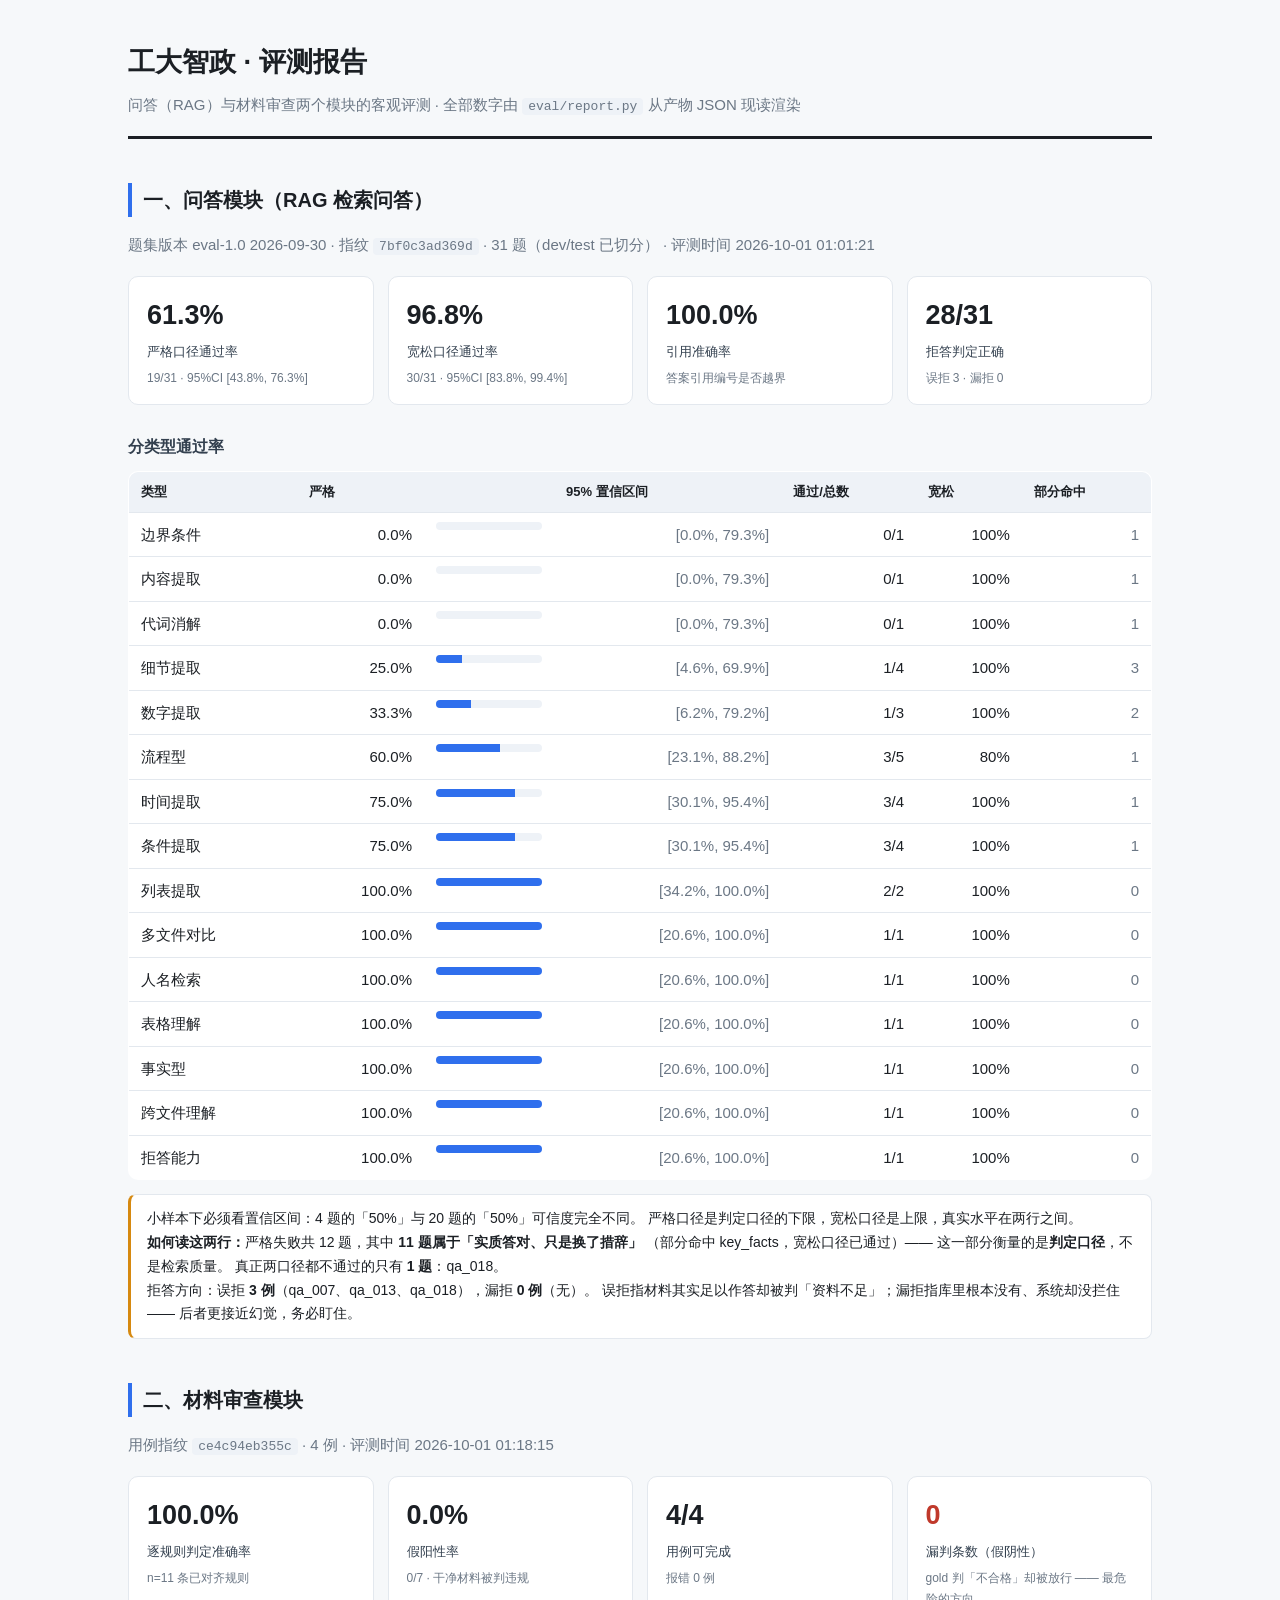
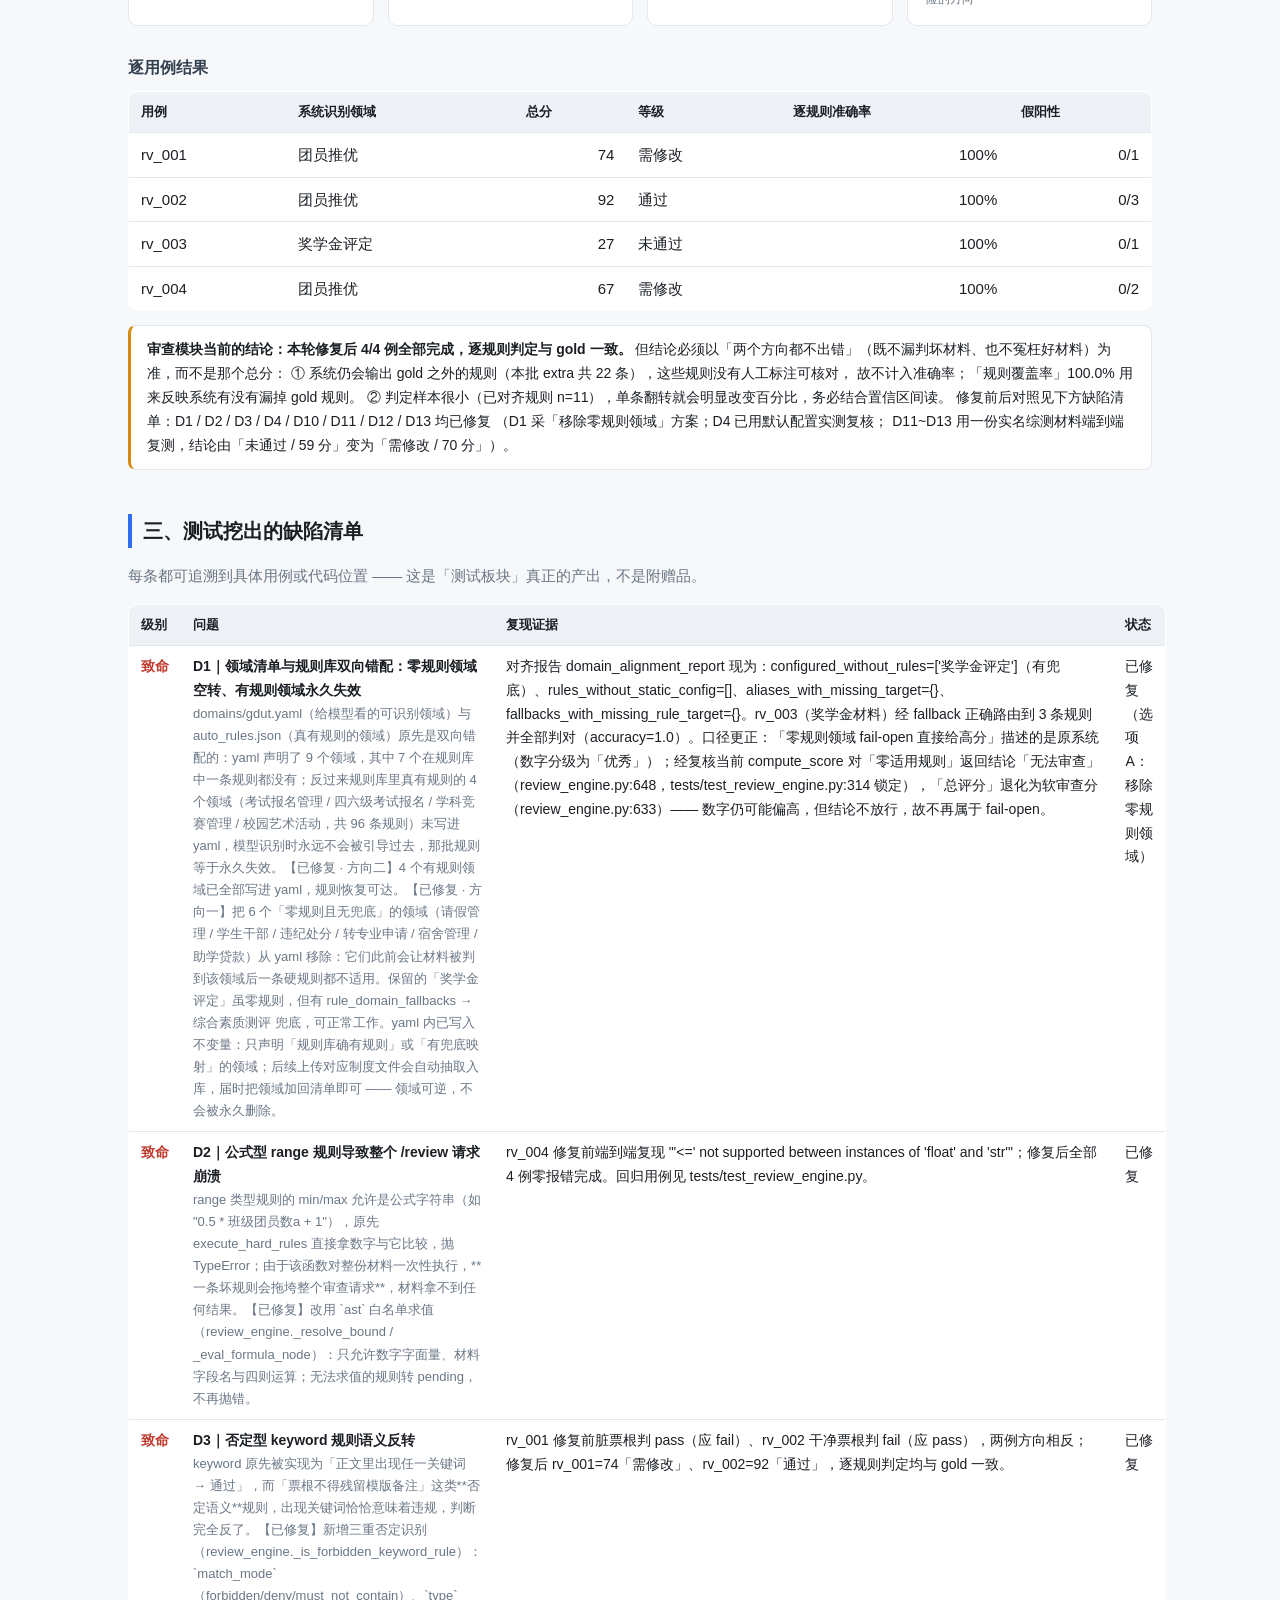
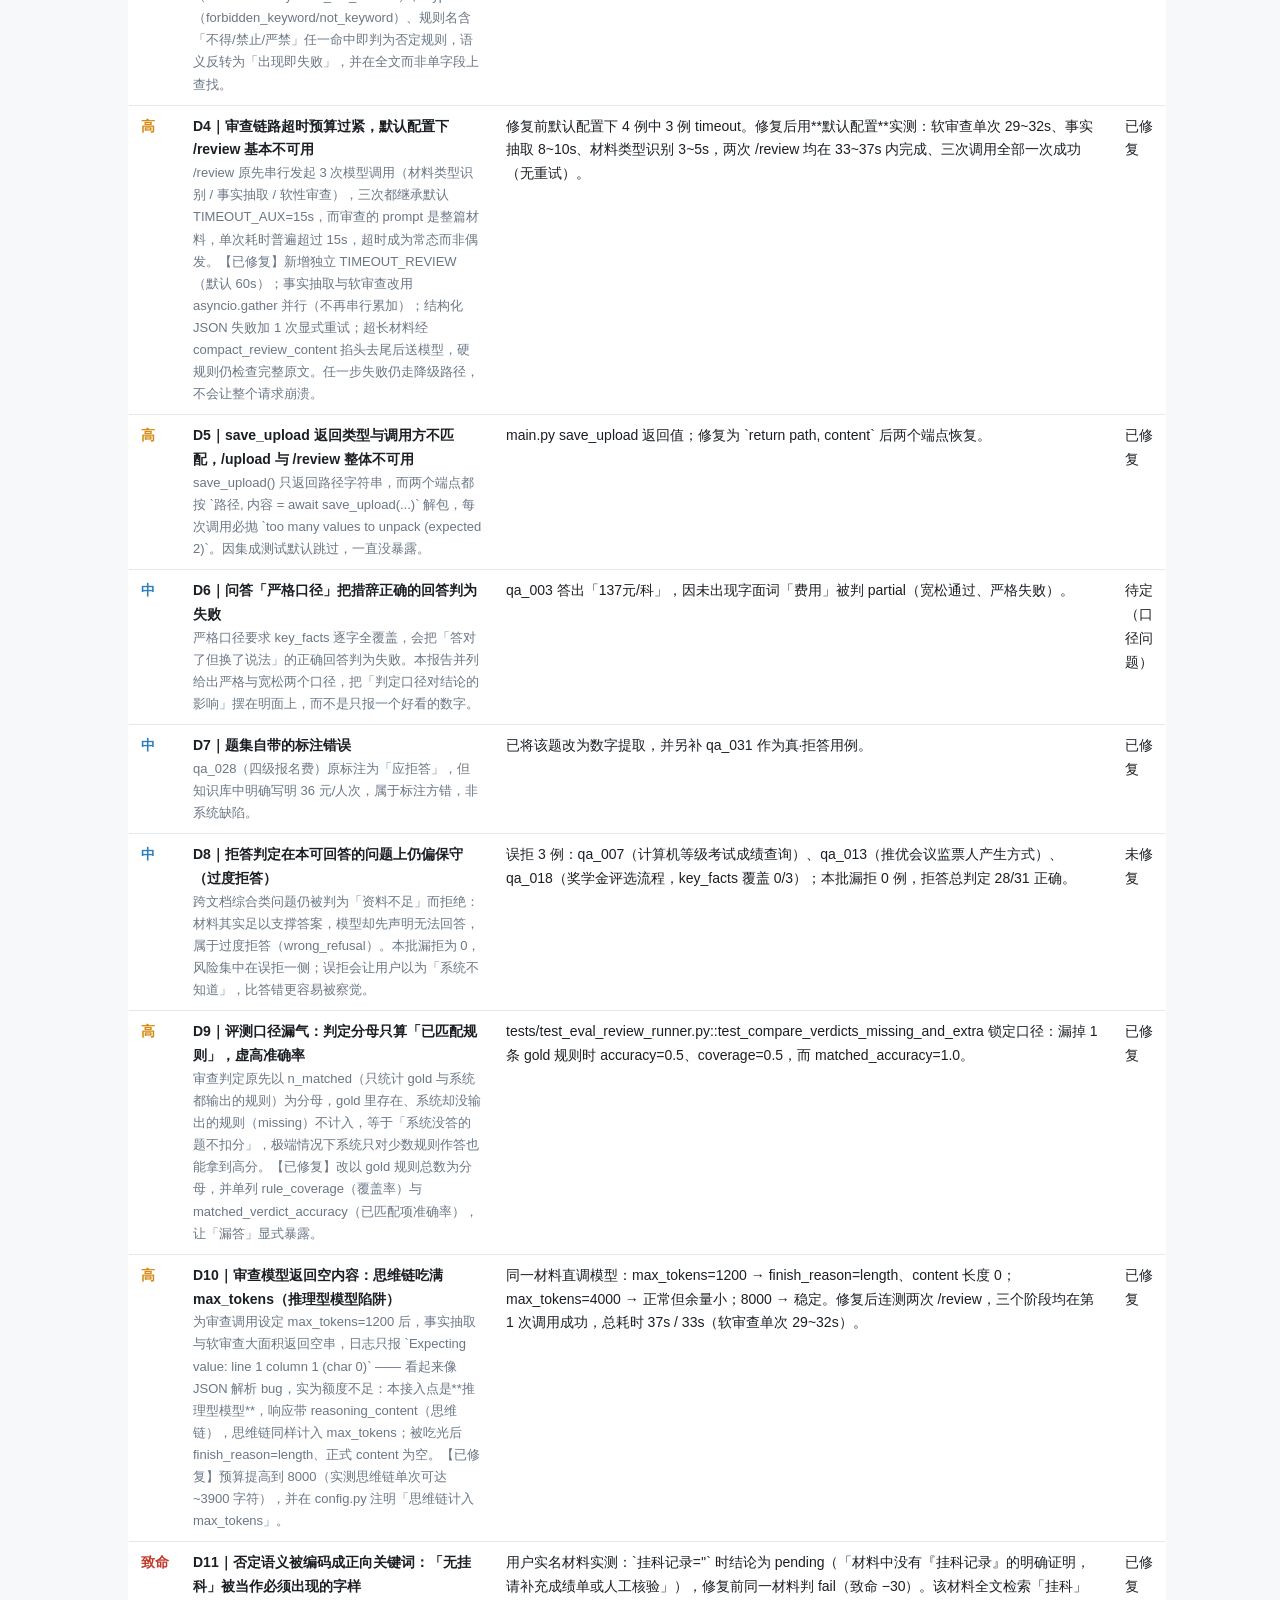
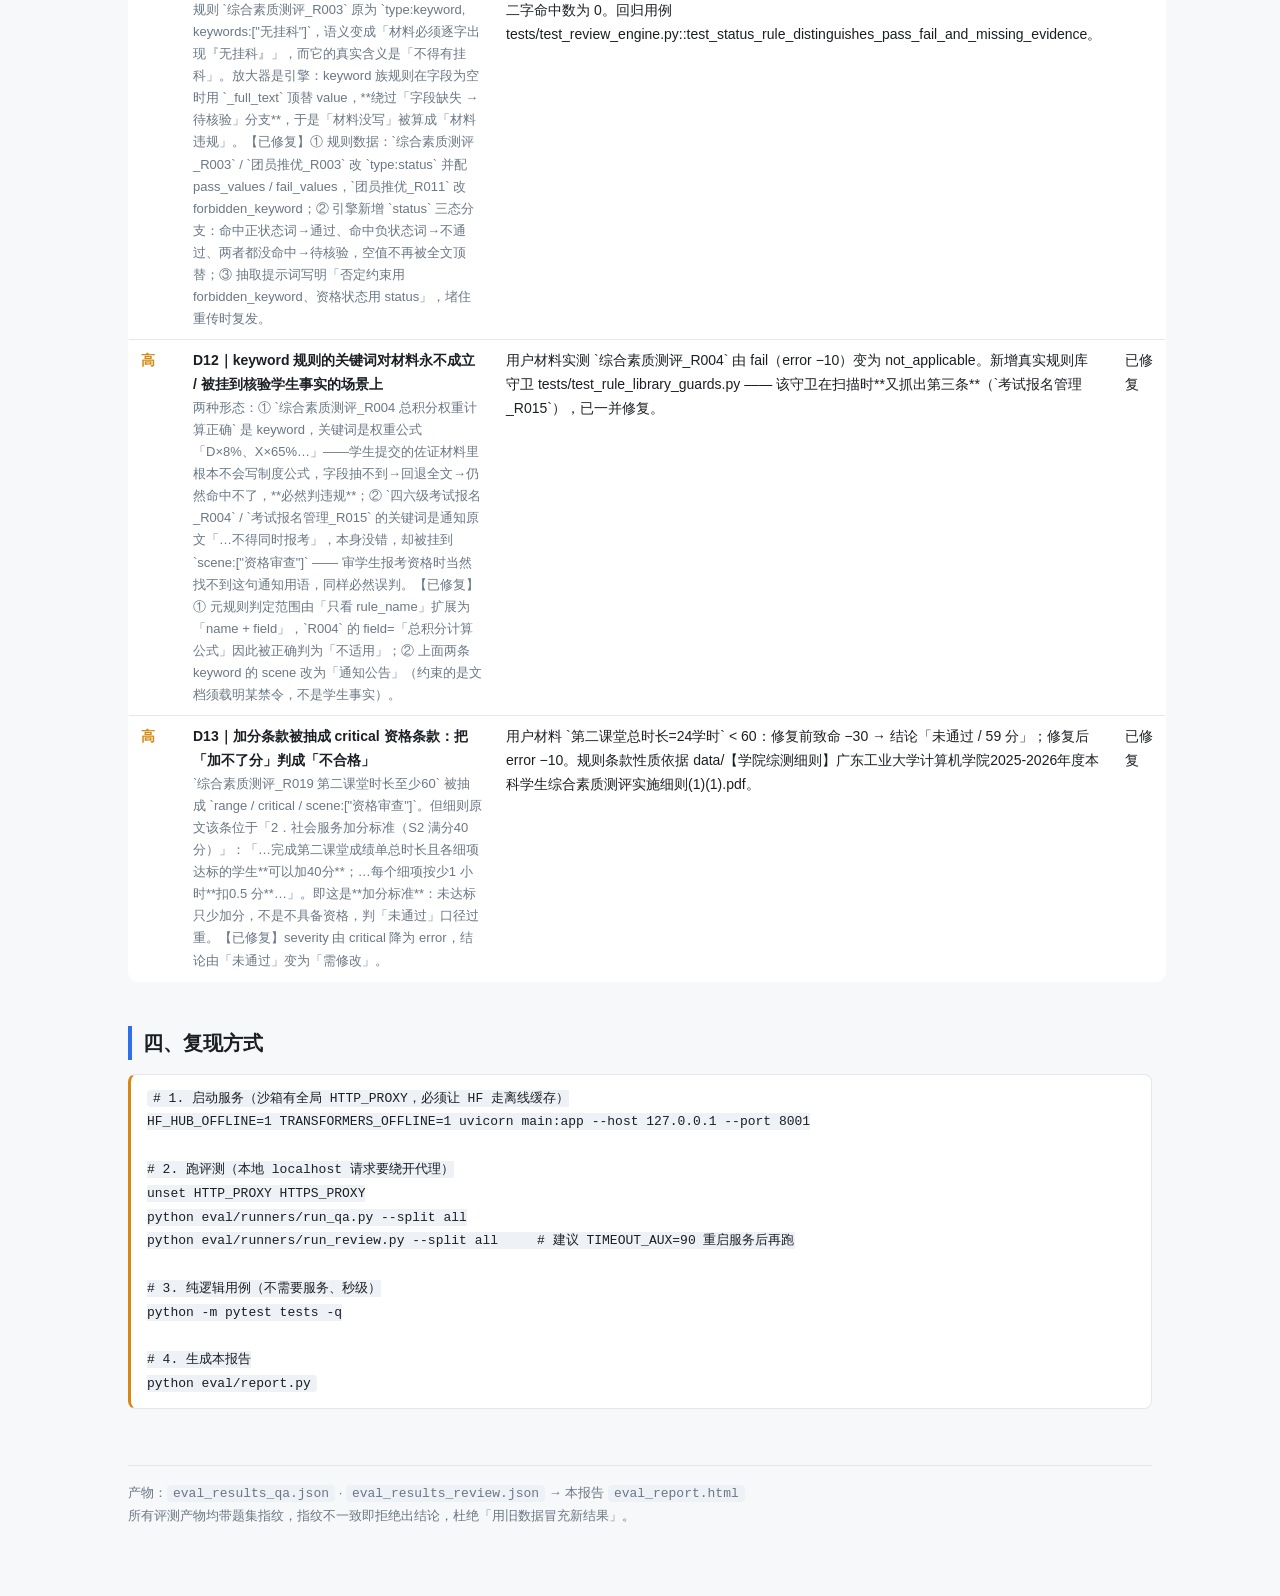
<file: eval_report.html>
<!DOCTYPE html>
<html lang="zh-CN"><head><meta charset="utf-8">
<meta name="viewport" content="width=device-width,initial-scale=1">
<title>工大智政 · 评测报告</title>
<style>
:root{--ink:#1b1f24;--muted:#6b7785;--line:#e3e8ee;--bg:#f6f8fa;--card:#fff;
--accent:#2f6fed;--warn:#d68910;--err:#c0392b}
*{box-sizing:border-box}
body{margin:0;background:var(--bg);color:var(--ink);
font:15px/1.7 -apple-system,"PingFang SC","Microsoft YaHei",sans-serif}
.wrap{max-width:1080px;margin:0 auto;padding:40px 28px 72px}
header{border-bottom:3px solid var(--ink);padding-bottom:18px;margin-bottom:8px}
h1{font-size:27px;margin:0 0 6px}
h2{font-size:20px;margin:44px 0 10px;padding-left:11px;border-left:4px solid var(--accent)}
h3{font-size:16px;margin:28px 0 8px;color:#33404f}
.muted{color:var(--muted)}
.small{font-size:13px}
code{background:#eef2f7;padding:1px 6px;border-radius:4px;font-size:13px}
.cards{display:flex;gap:14px;flex-wrap:wrap;margin:18px 0}
.card{flex:1 1 190px;background:var(--card);border:1px solid var(--line);
border-radius:10px;padding:16px 18px}
.kpi{font-size:27px;font-weight:700;font-variant-numeric:tabular-nums}
.lbl{font-size:13px;color:#33404f;margin-top:2px}
.sub{font-size:12px;color:var(--muted);margin-top:5px}
table{width:100%;border-collapse:collapse;background:var(--card);
border:1px solid var(--line);border-radius:10px;overflow:hidden;margin-top:10px}
th,td{padding:9px 12px;text-align:left;border-bottom:1px solid var(--line);vertical-align:top}
th{background:#eef2f7;font-size:13px;font-weight:600}
td.num{text-align:right;font-variant-numeric:tabular-nums;white-space:nowrap}
tr:last-child td{border-bottom:none}
tr.err td{background:#fdf1f0;color:var(--err)}
.bar-cell{width:130px}
.bar{background:#eef2f7;border-radius:4px;height:8px;overflow:hidden}
.bar>span{display:block;height:100%;background:var(--accent)}
.note{background:#fff;border:1px solid var(--line);border-left:3px solid var(--warn);
border-radius:8px;padding:12px 16px;font-size:14px;margin-top:14px}
.defects td{font-size:14px}
.sev{font-weight:700;white-space:nowrap}
footer{margin-top:56px;padding-top:16px;border-top:1px solid var(--line);
color:var(--muted);font-size:13px}
</style></head><body><div class="wrap">
<header>
<h1>工大智政 · 评测报告</h1>
<div class="muted">问答（RAG）与材料审查两个模块的客观评测 · 全部数字由 <code>eval/report.py</code> 从产物 JSON 现读渲染</div>
</header>

<h2>一、问答模块（RAG 检索问答）</h2>
<p class="muted">题集版本 eval-1.0 2026-09-30 · 指纹 <code>7bf0c3ad369d</code>
 · 31 题（dev/test 已切分） · 评测时间 2026-10-01 01:01:21</p>

<div class="cards">
  <div class="card"><div class="kpi">61.3%</div>
    <div class="lbl">严格口径通过率</div>
    <div class="sub">19/31 · 95%CI [43.8%, 76.3%]</div></div>
  <div class="card"><div class="kpi">96.8%</div>
    <div class="lbl">宽松口径通过率</div>
    <div class="sub">30/31 · 95%CI [83.8%, 99.4%]</div></div>
  <div class="card"><div class="kpi">100.0%</div>
    <div class="lbl">引用准确率</div>
    <div class="sub">答案引用编号是否越界</div></div>
  <div class="card"><div class="kpi">28/31</div>
    <div class="lbl">拒答判定正确</div>
    <div class="sub">误拒 3 · 漏拒 0</div></div>
</div>

<h3>分类型通过率</h3>
<table>
<thead><tr><th>类型</th><th>严格</th><th></th><th>95% 置信区间</th><th>通过/总数</th><th>宽松</th><th>部分命中</th></tr></thead>
<tbody><tr><td>边界条件</td><td class='num'>0.0%</td><td class='bar-cell'><div class='bar'><span style='width:0.0%'></span></div></td><td class='num muted'>[0.0%, 79.3%]</td><td class='num'>0/1</td><td class='num'>100%</td><td class='num muted'>1</td></tr><tr><td>内容提取</td><td class='num'>0.0%</td><td class='bar-cell'><div class='bar'><span style='width:0.0%'></span></div></td><td class='num muted'>[0.0%, 79.3%]</td><td class='num'>0/1</td><td class='num'>100%</td><td class='num muted'>1</td></tr><tr><td>代词消解</td><td class='num'>0.0%</td><td class='bar-cell'><div class='bar'><span style='width:0.0%'></span></div></td><td class='num muted'>[0.0%, 79.3%]</td><td class='num'>0/1</td><td class='num'>100%</td><td class='num muted'>1</td></tr><tr><td>细节提取</td><td class='num'>25.0%</td><td class='bar-cell'><div class='bar'><span style='width:25.0%'></span></div></td><td class='num muted'>[4.6%, 69.9%]</td><td class='num'>1/4</td><td class='num'>100%</td><td class='num muted'>3</td></tr><tr><td>数字提取</td><td class='num'>33.3%</td><td class='bar-cell'><div class='bar'><span style='width:33.3%'></span></div></td><td class='num muted'>[6.2%, 79.2%]</td><td class='num'>1/3</td><td class='num'>100%</td><td class='num muted'>2</td></tr><tr><td>流程型</td><td class='num'>60.0%</td><td class='bar-cell'><div class='bar'><span style='width:60.0%'></span></div></td><td class='num muted'>[23.1%, 88.2%]</td><td class='num'>3/5</td><td class='num'>80%</td><td class='num muted'>1</td></tr><tr><td>时间提取</td><td class='num'>75.0%</td><td class='bar-cell'><div class='bar'><span style='width:75.0%'></span></div></td><td class='num muted'>[30.1%, 95.4%]</td><td class='num'>3/4</td><td class='num'>100%</td><td class='num muted'>1</td></tr><tr><td>条件提取</td><td class='num'>75.0%</td><td class='bar-cell'><div class='bar'><span style='width:75.0%'></span></div></td><td class='num muted'>[30.1%, 95.4%]</td><td class='num'>3/4</td><td class='num'>100%</td><td class='num muted'>1</td></tr><tr><td>列表提取</td><td class='num'>100.0%</td><td class='bar-cell'><div class='bar'><span style='width:100.0%'></span></div></td><td class='num muted'>[34.2%, 100.0%]</td><td class='num'>2/2</td><td class='num'>100%</td><td class='num muted'>0</td></tr><tr><td>多文件对比</td><td class='num'>100.0%</td><td class='bar-cell'><div class='bar'><span style='width:100.0%'></span></div></td><td class='num muted'>[20.6%, 100.0%]</td><td class='num'>1/1</td><td class='num'>100%</td><td class='num muted'>0</td></tr><tr><td>人名检索</td><td class='num'>100.0%</td><td class='bar-cell'><div class='bar'><span style='width:100.0%'></span></div></td><td class='num muted'>[20.6%, 100.0%]</td><td class='num'>1/1</td><td class='num'>100%</td><td class='num muted'>0</td></tr><tr><td>表格理解</td><td class='num'>100.0%</td><td class='bar-cell'><div class='bar'><span style='width:100.0%'></span></div></td><td class='num muted'>[20.6%, 100.0%]</td><td class='num'>1/1</td><td class='num'>100%</td><td class='num muted'>0</td></tr><tr><td>事实型</td><td class='num'>100.0%</td><td class='bar-cell'><div class='bar'><span style='width:100.0%'></span></div></td><td class='num muted'>[20.6%, 100.0%]</td><td class='num'>1/1</td><td class='num'>100%</td><td class='num muted'>0</td></tr><tr><td>跨文件理解</td><td class='num'>100.0%</td><td class='bar-cell'><div class='bar'><span style='width:100.0%'></span></div></td><td class='num muted'>[20.6%, 100.0%]</td><td class='num'>1/1</td><td class='num'>100%</td><td class='num muted'>0</td></tr><tr><td>拒答能力</td><td class='num'>100.0%</td><td class='bar-cell'><div class='bar'><span style='width:100.0%'></span></div></td><td class='num muted'>[20.6%, 100.0%]</td><td class='num'>1/1</td><td class='num'>100%</td><td class='num muted'>0</td></tr></tbody>
</table>
<p class="note">小样本下必须看置信区间：4 题的「50%」与 20 题的「50%」可信度完全不同。
严格口径是判定口径的下限，宽松口径是上限，真实水平在两行之间。
<br><b>如何读这两行：</b>严格失败共 12 题，其中 <b>11 题属于「实质答对、只是换了措辞」</b>
（部分命中 key_facts，宽松口径已通过）—— 这一部分衡量的是<b>判定口径</b>，不是检索质量。
真正两口径都不通过的只有 <b>1 题</b>：qa_018。
<br>拒答方向：误拒 <b>3 例</b>（qa_007、qa_013、qa_018），漏拒 <b>0 例</b>（无）。
误拒指材料其实足以作答却被判「资料不足」；漏拒指库里根本没有、系统却没拦住 —— 后者更接近幻觉，务必盯住。</p>


<h2>二、材料审查模块</h2>
<p class="muted">用例指纹 <code>ce4c94eb355c</code> · 4 例
 · 评测时间 2026-10-01 01:18:15</p>

<div class="cards">
  <div class="card"><div class="kpi">100.0%</div>
    <div class="lbl">逐规则判定准确率</div><div class="sub">n=11 条已对齐规则</div></div>
  <div class="card"><div class="kpi">0.0%</div>
    <div class="lbl">假阳性率</div>
    <div class="sub">0/7 · 干净材料被判违规</div></div>
  <div class="card"><div class="kpi">4/4</div>
    <div class="lbl">用例可完成</div><div class="sub">报错 0 例</div></div>
  <div class="card"><div class="kpi" style="color:var(--err)">0</div>
    <div class="lbl">漏判条数（假阴性）</div>
    <div class="sub">gold 判「不合格」却被放行 —— 最危险的方向</div></div>
</div>

<h3>逐用例结果</h3>
<table>
<thead><tr><th>用例</th><th>系统识别领域</th><th>总分</th><th>等级</th><th>逐规则准确率</th><th>假阳性</th></tr></thead>
<tbody><tr><td>rv_001</td><td>团员推优</td><td class='num'>74</td><td>需修改</td><td class='num'>100%</td><td class='num'>0/1</td></tr><tr><td>rv_002</td><td>团员推优</td><td class='num'>92</td><td>通过</td><td class='num'>100%</td><td class='num'>0/3</td></tr><tr><td>rv_003</td><td>奖学金评定</td><td class='num'>27</td><td>未通过</td><td class='num'>100%</td><td class='num'>0/1</td></tr><tr><td>rv_004</td><td>团员推优</td><td class='num'>67</td><td>需修改</td><td class='num'>100%</td><td class='num'>0/2</td></tr></tbody>
</table>

<p class="note"><b>审查模块当前的结论：本轮修复后 4/4 例全部完成，逐规则判定与 gold 一致。</b>
但结论必须以「两个方向都不出错」（既不漏判坏材料、也不冤枉好材料）为准，而不是那个总分：
① 系统仍会输出 gold 之外的规则（本批 extra 共 22 条），这些规则没有人工标注可核对，
故不计入准确率；「规则覆盖率」100.0% 用来反映系统有没有漏掉 gold 规则。
② 判定样本很小（已对齐规则 n=11），单条翻转就会明显改变百分比，务必结合置信区间读。
修复前后对照见下方缺陷清单：D1 / D2 / D3 / D4 / D10 / D11 / D12 / D13 均已修复
（D1 采「移除零规则领域」方案；D4 已用默认配置实测复核；
D11~D13 用一份实名综测材料端到端复测，结论由「未通过 / 59 分」变为「需修改 / 70 分」）。</p>


<h2>三、测试挖出的缺陷清单</h2>
<p class="muted">每条都可追溯到具体用例或代码位置 —— 这是「测试板块」真正的产出，不是附赠品。</p>
<table class="defects">
<thead><tr><th>级别</th><th>问题</th><th>复现证据</th><th>状态</th></tr></thead>
<tbody><tr><td class='sev' style='color:#c0392b'>致命</td><td><b>D1｜领域清单与规则库双向错配：零规则领域空转、有规则领域永久失效</b><div class='muted small'>domains/gdut.yaml（给模型看的可识别领域）与 auto_rules.json（真有规则的领域）原先是双向错配的：yaml 声明了 9 个领域，其中 7 个在规则库中一条规则都没有；反过来规则库里真有规则的 4 个领域（考试报名管理 / 四六级考试报名 / 学科竞赛管理 / 校园艺术活动，共 96 条规则）未写进 yaml，模型识别时永远不会被引导过去，那批规则等于永久失效。【已修复 · 方向二】4 个有规则领域已全部写进 yaml，规则恢复可达。【已修复 · 方向一】把 6 个「零规则且无兜底」的领域（请假管理 / 学生干部 / 违纪处分 / 转专业申请 / 宿舍管理 / 助学贷款）从 yaml 移除：它们此前会让材料被判到该领域后一条硬规则都不适用。保留的「奖学金评定」虽零规则，但有 rule_domain_fallbacks → 综合素质测评 兜底，可正常工作。yaml 内已写入不变量：只声明「规则库确有规则」或「有兜底映射」的领域；后续上传对应制度文件会自动抽取入库，届时把领域加回清单即可 —— 领域可逆，不会被永久删除。</div></td><td class='small'>对齐报告 domain_alignment_report 现为：configured_without_rules=[&#x27;奖学金评定&#x27;]（有兜底）、rules_without_static_config=[]、aliases_with_missing_target={}、fallbacks_with_missing_rule_target={}。rv_003（奖学金材料）经 fallback 正确路由到 3 条规则并全部判对（accuracy=1.0）。口径更正：「零规则领域 fail-open 直接给高分」描述的是原系统（数字分级为「优秀」）；经复核当前 compute_score 对「零适用规则」返回结论「无法审查」（review_engine.py:648，tests/test_review_engine.py:314 锁定），「总评分」退化为软审查分（review_engine.py:633）—— 数字仍可能偏高，但结论不放行，故不再属于 fail-open。</td><td class='small'>已修复（选项 A：移除零规则领域）</td></tr><tr><td class='sev' style='color:#c0392b'>致命</td><td><b>D2｜公式型 range 规则导致整个 /review 请求崩溃</b><div class='muted small'>range 类型规则的 min/max 允许是公式字符串（如 &quot;0.5 * 班级团员数a + 1&quot;），原先 execute_hard_rules 直接拿数字与它比较，抛 TypeError；由于该函数对整份材料一次性执行，**一条坏规则会拖垮整个审查请求**，材料拿不到任何结果。【已修复】改用 `ast` 白名单求值（review_engine._resolve_bound / _eval_formula_node）：只允许数字字面量、材料字段名与四则运算；无法求值的规则转 pending，不再抛错。</div></td><td class='small'>rv_004 修复前端到端复现 &quot;&#x27;&lt;=&#x27; not supported between instances of &#x27;float&#x27; and &#x27;str&#x27;&quot;；修复后全部 4 例零报错完成。回归用例见 tests/test_review_engine.py。</td><td class='small'>已修复</td></tr><tr><td class='sev' style='color:#c0392b'>致命</td><td><b>D3｜否定型 keyword 规则语义反转</b><div class='muted small'>keyword 原先被实现为「正文里出现任一关键词 → 通过」，而「票根不得残留模版备注」这类**否定语义**规则，出现关键词恰恰意味着违规，判断完全反了。【已修复】新增三重否定识别（review_engine._is_forbidden_keyword_rule）：`match_mode`（forbidden/deny/must_not_contain）、`type`（forbidden_keyword/not_keyword）、规则名含「不得/禁止/严禁」任一命中即判为否定规则，语义反转为「出现即失败」，并在全文而非单字段上查找。</div></td><td class='small'>rv_001 修复前脏票根判 pass（应 fail）、rv_002 干净票根判 fail（应 pass），两例方向相反；修复后 rv_001=74「需修改」、rv_002=92「通过」，逐规则判定均与 gold 一致。</td><td class='small'>已修复</td></tr><tr><td class='sev' style='color:#d68910'>高</td><td><b>D4｜审查链路超时预算过紧，默认配置下 /review 基本不可用</b><div class='muted small'>/review 原先串行发起 3 次模型调用（材料类型识别 / 事实抽取 / 软性审查），三次都继承默认 TIMEOUT_AUX=15s，而审查的 prompt 是整篇材料，单次耗时普遍超过 15s，超时成为常态而非偶发。【已修复】新增独立 TIMEOUT_REVIEW（默认 60s）；事实抽取与软审查改用 asyncio.gather 并行（不再串行累加）；结构化 JSON 失败加 1 次显式重试；超长材料经 compact_review_content 掐头去尾后送模型，硬规则仍检查完整原文。任一步失败仍走降级路径，不会让整个请求崩溃。</div></td><td class='small'>修复前默认配置下 4 例中 3 例 timeout。修复后用**默认配置**实测：软审查单次 29~32s、事实抽取 8~10s、材料类型识别 3~5s，两次 /review 均在 33~37s 内完成、三次调用全部一次成功（无重试）。</td><td class='small'>已修复</td></tr><tr><td class='sev' style='color:#d68910'>高</td><td><b>D5｜save_upload 返回类型与调用方不匹配，/upload 与 /review 整体不可用</b><div class='muted small'>save_upload() 只返回路径字符串，而两个端点都按 `路径, 内容 = await save_upload(...)` 解包，每次调用必抛 `too many values to unpack (expected 2)`。因集成测试默认跳过，一直没暴露。</div></td><td class='small'>main.py save_upload 返回值；修复为 `return path, content` 后两个端点恢复。</td><td class='small'>已修复</td></tr><tr><td class='sev' style='color:#2c7fb8'>中</td><td><b>D6｜问答「严格口径」把措辞正确的回答判为失败</b><div class='muted small'>严格口径要求 key_facts 逐字全覆盖，会把「答对了但换了说法」的正确回答判为失败。本报告并列给出严格与宽松两个口径，把「判定口径对结论的影响」摆在明面上，而不是只报一个好看的数字。</div></td><td class='small'>qa_003 答出「137元/科」，因未出现字面词「费用」被判 partial（宽松通过、严格失败）。</td><td class='small'>待定（口径问题）</td></tr><tr><td class='sev' style='color:#2c7fb8'>中</td><td><b>D7｜题集自带的标注错误</b><div class='muted small'>qa_028（四级报名费）原标注为「应拒答」，但知识库中明确写明 36 元/人次，属于标注方错，非系统缺陷。</div></td><td class='small'>已将该题改为数字提取，并另补 qa_031 作为真·拒答用例。</td><td class='small'>已修复</td></tr><tr><td class='sev' style='color:#2c7fb8'>中</td><td><b>D8｜拒答判定在本可回答的问题上仍偏保守（过度拒答）</b><div class='muted small'>跨文档综合类问题仍被判为「资料不足」而拒绝：材料其实足以支撑答案，模型却先声明无法回答，属于过度拒答（wrong_refusal）。本批漏拒为 0，风险集中在误拒一侧；误拒会让用户以为「系统不知道」，比答错更容易被察觉。</div></td><td class='small'>误拒 3 例：qa_007（计算机等级考试成绩查询）、qa_013（推优会议监票人产生方式）、qa_018（奖学金评选流程，key_facts 覆盖 0/3）；本批漏拒 0 例，拒答总判定 28/31 正确。</td><td class='small'>未修复</td></tr><tr><td class='sev' style='color:#d68910'>高</td><td><b>D9｜评测口径漏气：判定分母只算「已匹配规则」，虚高准确率</b><div class='muted small'>审查判定原先以 n_matched（只统计 gold 与系统都输出的规则）为分母，gold 里存在、系统却没输出的规则（missing）不计入，等于「系统没答的题不扣分」，极端情况下系统只对少数规则作答也能拿到高分。【已修复】改以 gold 规则总数为分母，并单列 rule_coverage（覆盖率）与 matched_verdict_accuracy（已匹配项准确率），让「漏答」显式暴露。</div></td><td class='small'>tests/test_eval_review_runner.py::test_compare_verdicts_missing_and_extra 锁定口径：漏掉 1 条 gold 规则时 accuracy=0.5、coverage=0.5，而 matched_accuracy=1.0。</td><td class='small'>已修复</td></tr><tr><td class='sev' style='color:#d68910'>高</td><td><b>D10｜审查模型返回空内容：思维链吃满 max_tokens（推理型模型陷阱）</b><div class='muted small'>为审查调用设定 max_tokens=1200 后，事实抽取与软审查大面积返回空串，日志只报 `Expecting value: line 1 column 1 (char 0)` —— 看起来像 JSON 解析 bug，实为额度不足：本接入点是**推理型模型**，响应带 reasoning_content（思维链），思维链同样计入 max_tokens；被吃光后 finish_reason=length、正式 content 为空。【已修复】预算提高到 8000（实测思维链单次可达 ~3900 字符），并在 config.py 注明「思维链计入 max_tokens」。</div></td><td class='small'>同一材料直调模型：max_tokens=1200 → finish_reason=length、content 长度 0；max_tokens=4000 → 正常但余量小；8000 → 稳定。修复后连测两次 /review，三个阶段均在第 1 次调用成功，总耗时 37s / 33s（软审查单次 29~32s）。</td><td class='small'>已修复</td></tr><tr><td class='sev' style='color:#c0392b'>致命</td><td><b>D11｜否定语义被编码成正向关键词：「无挂科」被当作必须出现的字样</b><div class='muted small'>规则 `综合素质测评_R003` 原为 `type:keyword, keywords:[&quot;无挂科&quot;]`，语义变成「材料必须逐字出现『无挂科』」，而它的真实含义是「不得有挂科」。放大器是引擎：keyword 族规则在字段为空时用 `_full_text` 顶替 value，**绕过「字段缺失 → 待核验」分支**，于是「材料没写」被算成「材料违规」。【已修复】① 规则数据：`综合素质测评_R003` / `团员推优_R003` 改 `type:status` 并配 pass_values / fail_values，`团员推优_R011` 改 forbidden_keyword；② 引擎新增 `status` 三态分支：命中正状态词→通过、命中负状态词→不通过、两者都没命中→待核验，空值不再被全文顶替；③ 抽取提示词写明「否定约束用 forbidden_keyword、资格状态用 status」，堵住重传时复发。</div></td><td class='small'>用户实名材料实测：`挂科记录=&#x27;&#x27;` 时结论为 pending（「材料中没有『挂科记录』的明确证明，请补充成绩单或人工核验」），修复前同一材料判 fail（致命 −30）。该材料全文检索「挂科」二字命中数为 0。回归用例 tests/test_review_engine.py::test_status_rule_distinguishes_pass_fail_and_missing_evidence。</td><td class='small'>已修复</td></tr><tr><td class='sev' style='color:#d68910'>高</td><td><b>D12｜keyword 规则的关键词对材料永不成立 / 被挂到核验学生事实的场景上</b><div class='muted small'>两种形态：① `综合素质测评_R004 总积分权重计算正确` 是 keyword，关键词是权重公式「D×8%、X×65%…」——学生提交的佐证材料里根本不会写制度公式，字段抽不到→回退全文→仍然命中不了，**必然判违规**；② `四六级考试报名_R004` / `考试报名管理_R015` 的关键词是通知原文「…不得同时报考」，本身没错，却被挂到 `scene:[&quot;资格审查&quot;]` —— 审学生报考资格时当然找不到这句通知用语，同样必然误判。【已修复】① 元规则判定范围由「只看 rule_name」扩展为「name + field」，`R004` 的 field=「总积分计算公式」因此被正确判为「不适用」；② 上面两条 keyword 的 scene 改为「通知公告」（约束的是文档须载明某禁令，不是学生事实）。</div></td><td class='small'>用户材料实测 `综合素质测评_R004` 由 fail（error −10）变为 not_applicable。新增真实规则库守卫 tests/test_rule_library_guards.py —— 该守卫在扫描时**又抓出第三条**（`考试报名管理_R015`），已一并修复。</td><td class='small'>已修复</td></tr><tr><td class='sev' style='color:#d68910'>高</td><td><b>D13｜加分条款被抽成 critical 资格条款：把「加不了分」判成「不合格」</b><div class='muted small'>`综合素质测评_R019 第二课堂时长至少60` 被抽成 `range / critical / scene:[&quot;资格审查&quot;]`。但细则原文该条位于「2．社会服务加分标准（S2 满分40分）」：「…完成第二课堂成绩单总时长且各细项达标的学生**可以加40分**；…每个细项按少1 小时**扣0.5 分**…」。即这是**加分标准**：未达标只少加分，不是不具备资格，判「未通过」口径过重。【已修复】severity 由 critical 降为 error，结论由「未通过」变为「需修改」。</div></td><td class='small'>用户材料 `第二课堂总时长=24学时` &lt; 60：修复前致命 −30 → 结论「未通过 / 59 分」；修复后 error −10。规则条款性质依据 data/【学院综测细则】广东工业大学计算机学院2025-2026年度本科学生综合素质测评实施细则(1)(1).pdf。</td><td class='small'>已修复</td></tr></tbody>
</table>

<h2>四、复现方式</h2>
<pre class="note"><code># 1. 启动服务（沙箱有全局 HTTP_PROXY，必须让 HF 走离线缓存）
HF_HUB_OFFLINE=1 TRANSFORMERS_OFFLINE=1 uvicorn main:app --host 127.0.0.1 --port 8001

# 2. 跑评测（本地 localhost 请求要绕开代理）
unset HTTP_PROXY HTTPS_PROXY
python eval/runners/run_qa.py --split all
python eval/runners/run_review.py --split all     # 建议 TIMEOUT_AUX=90 重启服务后再跑

# 3. 纯逻辑用例（不需要服务、秒级）
python -m pytest tests -q

# 4. 生成本报告
python eval/report.py</code></pre>
<footer>产物：<code>eval_results_qa.json</code> · <code>eval_results_review.json</code> → 本报告 <code>eval_report.html</code><br>
所有评测产物均带题集指纹，指纹不一致即拒绝出结论，杜绝「用旧数据冒充新结果」。</footer>
</div></body></html>
</file>
